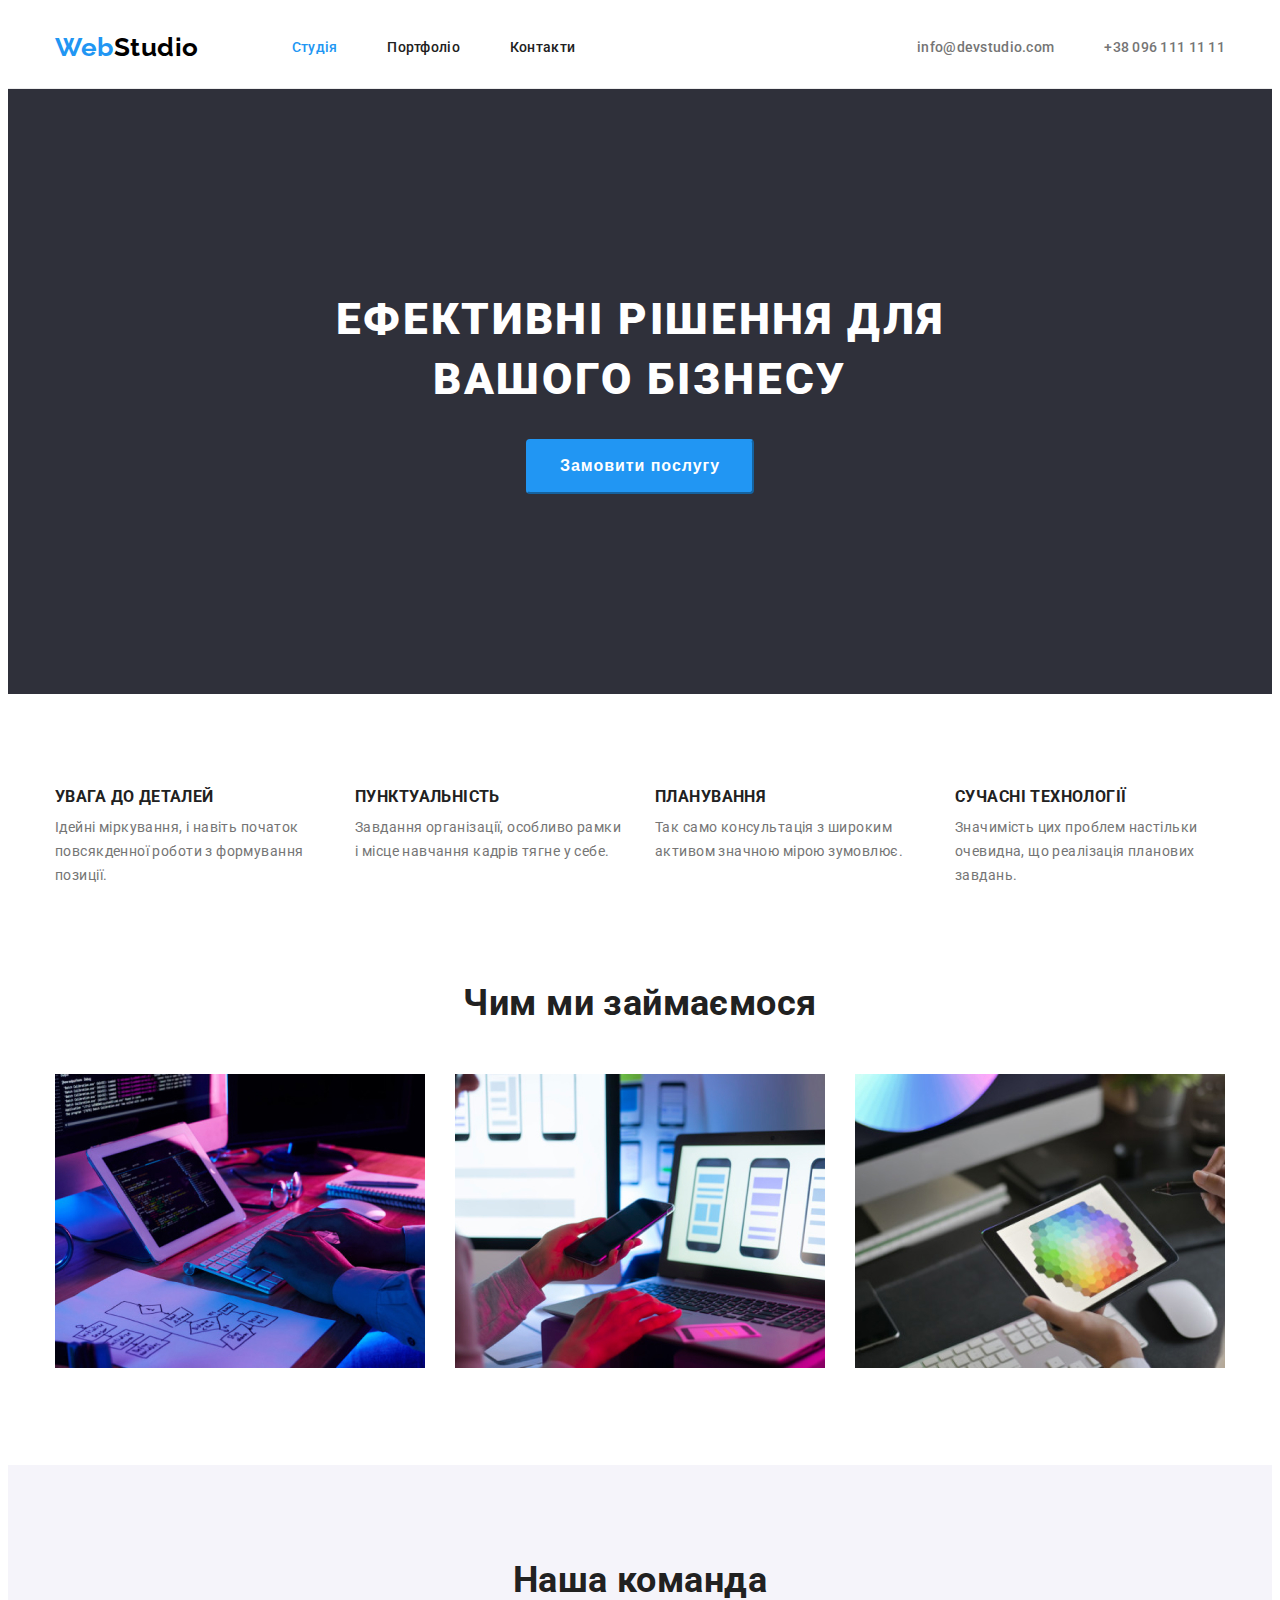
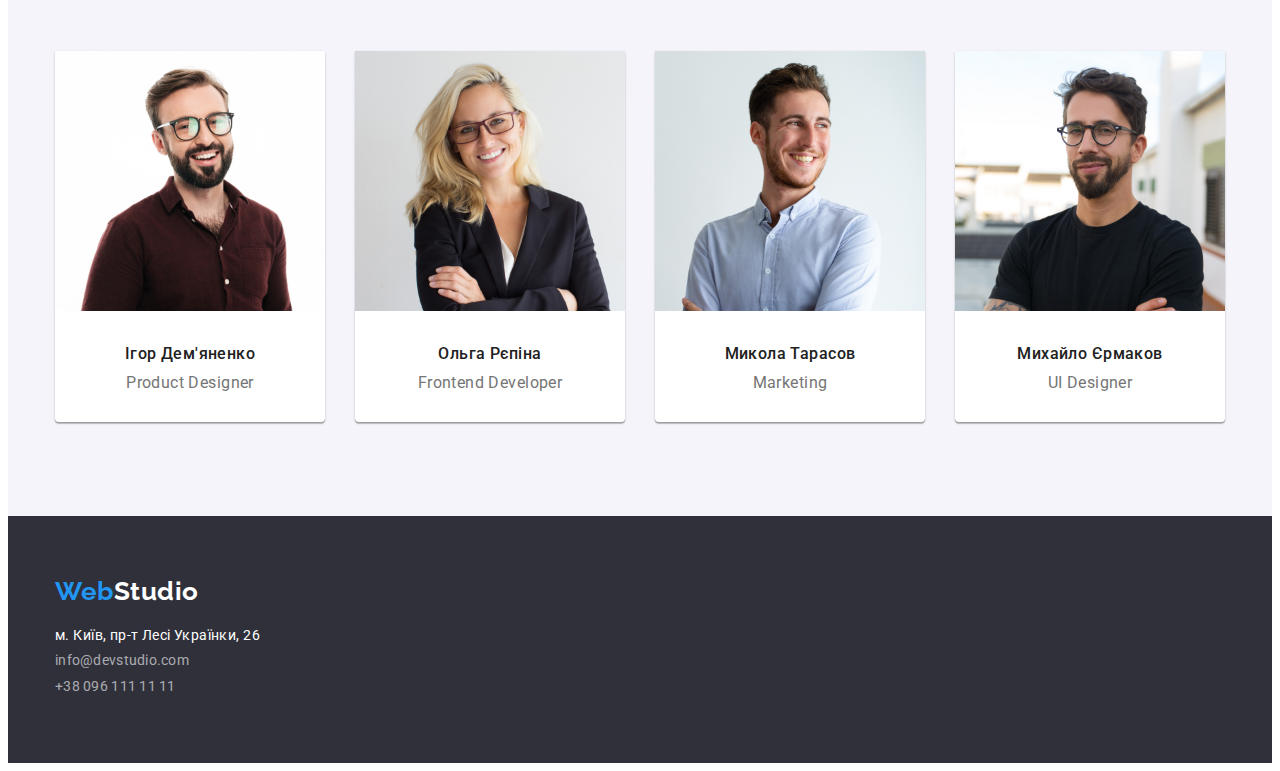
<file: index.html>
<!DOCTYPE html>
<html lang="uk">
  <head>
    <meta charset="UTF-8" />
    <meta http-equiv="X-UA-Compatible" content="IE=edge" />
    <meta name="viewport" content="width=device-width, initial-scale=1.0" />
    <title>Home page</title>
    <link rel="stylesheet" href="css/styles.css" />
  </head>
  <body>
    <header class="header">
      <div class="container header-container">
        <nav class="header-nav">
          <a class="header-logo logo" href="./index.html"
            ><span>Web</span>Studio</a
          >
          <ul class="header-nav-items">
            <li class="header-nav-item">
              <a class="header-nav-link active" href="#">Студія</a>
            </li>
            <li class="header-nav-item">
              <a class="header-nav-link" href="./portfolio.html">Портфоліо</a>
            </li>
            <li class="header-nav-item">
              <a class="header-nav-link" href="#">Контакти</a>
            </li>
          </ul>
        </nav>
        <ul class="header-contact-items">
          <li class="header-contact-item">
            <a class="header-contact-link" href="mailto:info@devstudio.com"
              >info@devstudio.com</a
            >
          </li>
          <li class="header-contact-item">
            <a class="header-contact-link" href="tel:+380961111111"
              >+38 096 111 11 11</a
            >
          </li>
        </ul>
      </div>
    </header>
    <main>
      <section class="section-banner">
        <h1 class="page-title">
          Ефективні рішення для<br />
          вашого бізнесу
        </h1>
        <button class="section-banner-btn" type="button">
          Замовити послугу
        </button>
      </section>
      <section class="section-value container">
        <h2 hidden>характеристики</h2>
        <ul class="section-value-items">
          <li class="section-value-item">
            <h3 class="section-value-title">УВАГА ДО ДЕТАЛЕЙ</h3>
            <p class="section-value-deskription">
              Ідейні міркування, і навіть початок повсякденної роботи з
              формування позиції.
            </p>
          </li>
          <li class="section-value-item">
            <h3 class="section-value-title">ПУНКТУАЛЬНІСТЬ</h3>
            <p class="section-value-deskription">
              Завдання організації, особливо рамки і місце навчання кадрів тягне
              у себе.
            </p>
          </li>
          <li class="section-value-item">
            <h3 class="section-value-title">ПЛАНУВАННЯ</h3>
            <p class="section-value-deskription">
              Так само консультація з широким активом значною мірою зумовлює.
            </p>
          </li>
          <li class="section-value-item">
            <h3 class="section-value-title">СУЧАСНІ ТЕХНОЛОГІЇ</h3>
            <p class="section-value-deskription">
              Значимість цих проблем настільки очевидна, що реалізація планових
              завдань.
            </p>
          </li>
        </ul>
      </section>
      <section class="buisineіs-section container">
        <h2 class="buisineіs-section-title section-title">Чим ми займаємося</h2>
        <ul class="buisineіs-section-items">
          <li class="buisineіs-section-item">
            <img
              src="images/home-page/img1.jpg"
              alt="image"
              width="370"
              height="294"
            />
          </li>
          <li class="buisineіs-section-item">
            <img
              src="images/home-page/img2.jpg"
              alt="image"
              width="370"
              height="294"
            />
          </li>
          <li class="buisineіs-section-item">
            <img
              src="images/home-page/img3.jpg"
              alt="image"
              width="370"
              height="294"
            />
          </li>
        </ul>
      </section>
      <section class="team-section">
        <div class="container">
          <h2 class="team-section-title section-title">Наша команда</h2>
          <ul class="team-section-items">
            <li class="team-section-item">
              <img
                src="images/home-page/img4.jpg"
                alt="photo"
                width="270"
                height="260"
              />
              <div class="team-item-info">
                <h3 class="team-item-title">Ігор Дем'яненко</h3>
                <p class="team-item-deskription">Product Designer</p>
              </div>
            </li>
            <li class="team-section-item">
              <img
                src="images/home-page/img5.jpg"
                alt="photo"
                width="270"
                height="260"
              />
              <div class="team-item-info">
                <h3 class="team-item-title">Ольга Рєпіна</h3>
                <p class="team-item-deskription">Frontend Developer</p>
              </div>
            </li>
            <li class="team-section-item">
              <img
                src="images/home-page/img6.jpg"
                alt="photo"
                width="270"
                height="260"
              />
              <div class="team-item-info">
                <h3 class="team-item-title">Микола Тарасов</h3>
                <p class="team-item-deskription">Marketing</p>
              </div>
            </li>
            <li class="team-section-item">
              <img
                src="images/home-page/img7.jpg"
                alt="photo"
                width="270"
                height="260"
              />
              <div class="team-item-info">
                <h3 class="team-item-title">Михайло Єрмаков</h3>
                <p class="team-item-deskription">UI Designer</p>
              </div>
            </li>
          </ul>
        </div>
      </section>
    </main>
    <footer class="footer">
      <div class="container">
        <a class="footer-logo logo" href="./index.html"
          ><span>Web</span>Studio</a
        >
        <address class="footer-address">
          <ul class="footer-address-items">
            <li class="footer-address-item deskription">
              м. Київ, пр-т Лесі Українки, 26
            </li>
            <li class="footer-address-item">
              <a class="footer-address-link" href="mailto:info@devstudio.com"
                >info@devstudio.com</a
              >
            </li>
            <li class="footer-address-item">
              <a class="footer-address-link" href="tel:+380691111111"
                >+38 096 111 11 11</a
              >
            </li>
          </ul>
        </address>
      </div>
    </footer>
  </body>
</html>
</file>
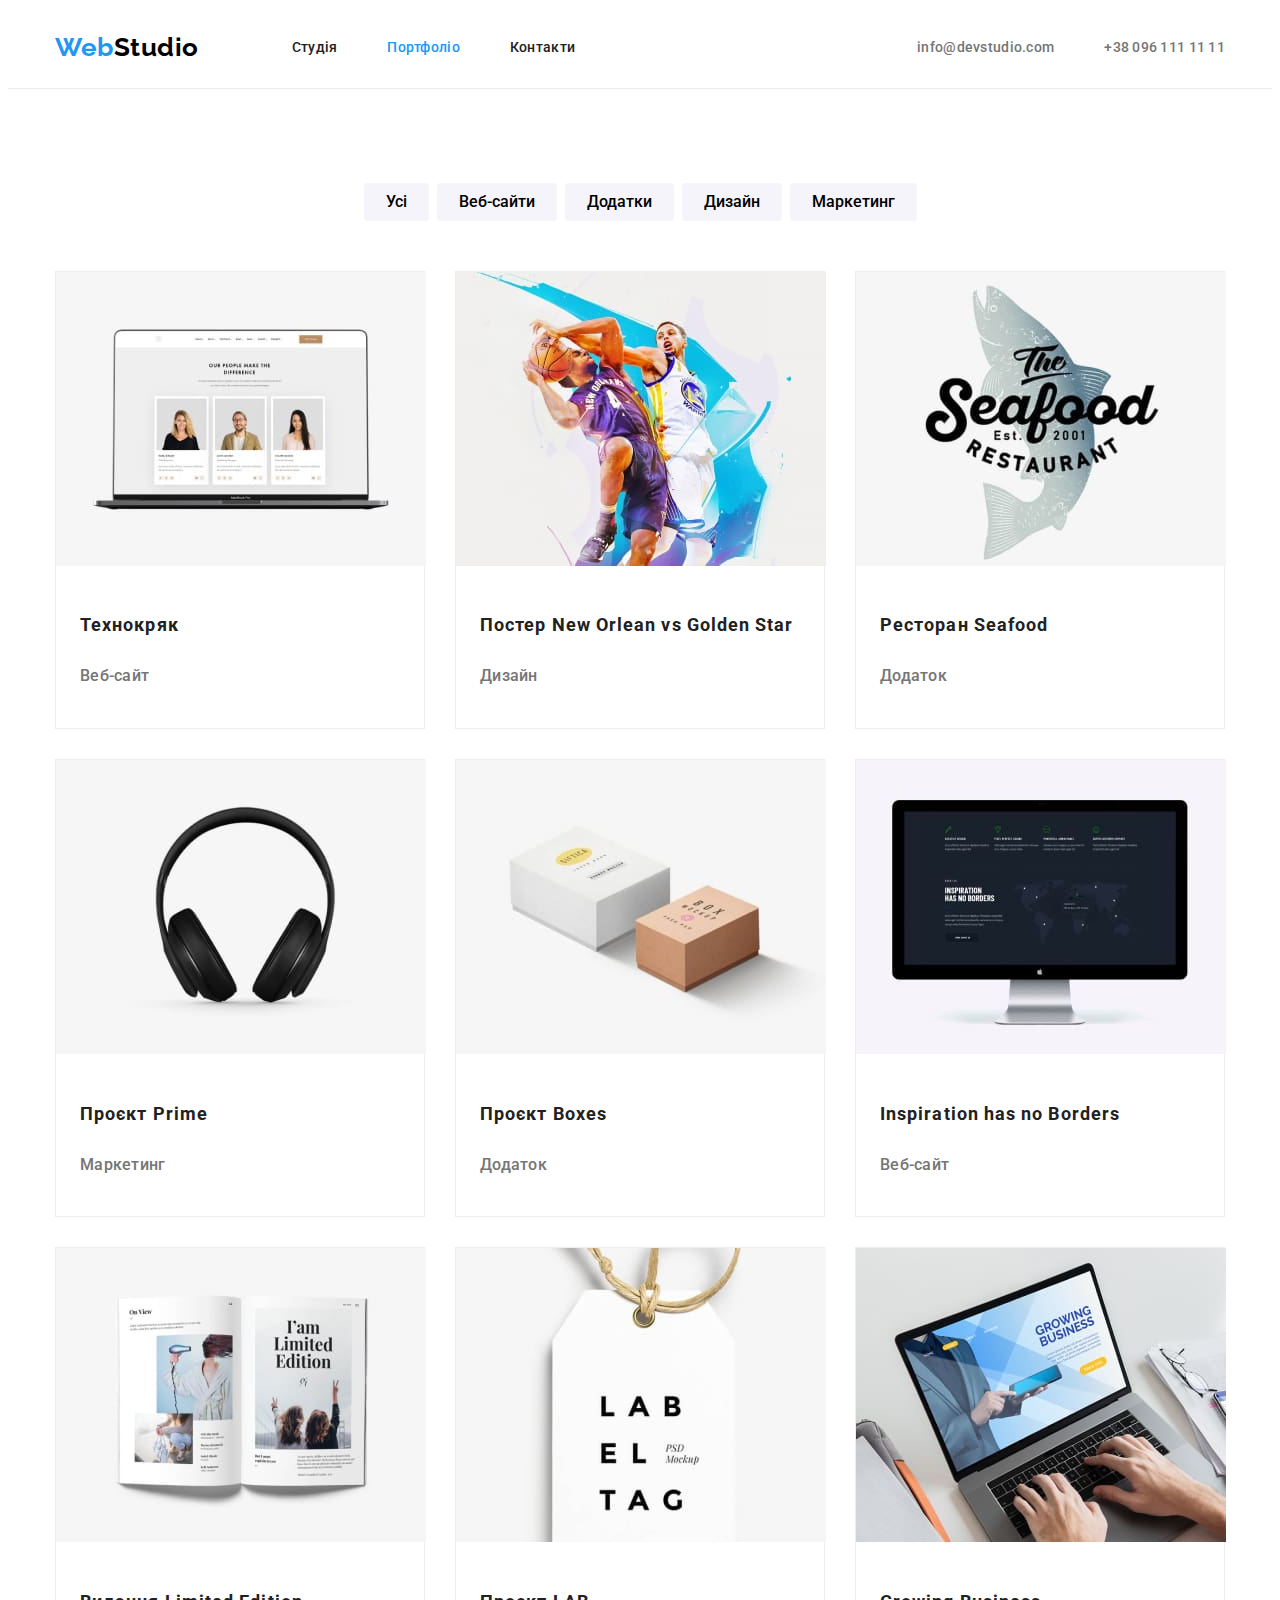
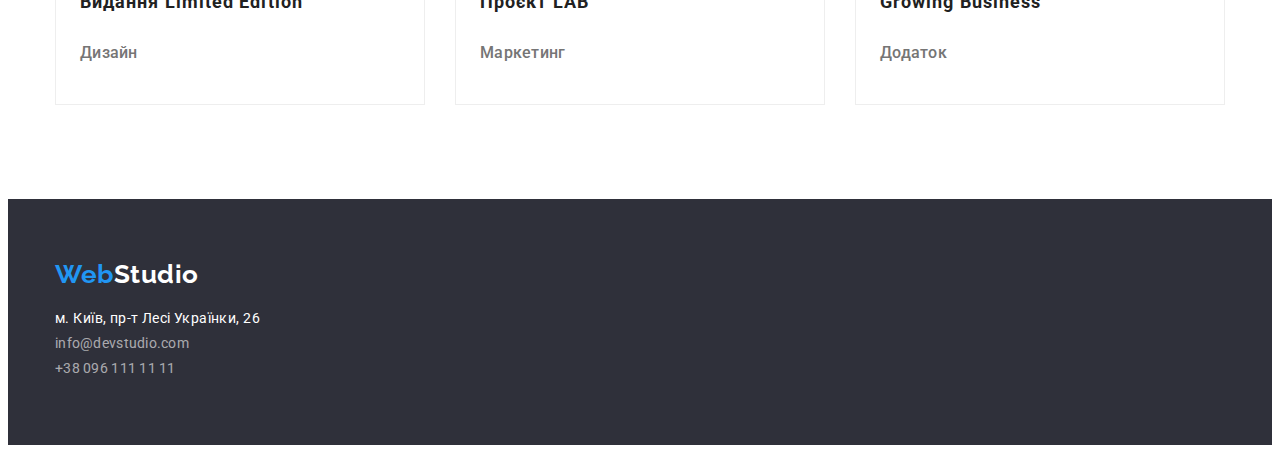
<file: portfolio.html>
<!DOCTYPE html>
<html lang="uk">
  <head>
    <meta charset="UTF-8" />
    <meta http-equiv="X-UA-Compatible" content="IE=edge" />
    <meta name="viewport" content="width=device-width, initial-scale=1.0" />
    <title>Portfolio</title>
    <link rel="stylesheet" href="css/styles.css" />
  </head>
  <body>
    <header class="header">
      <div class="container header-container">
        <nav class="header-nav">
          <a class="header-logo logo" href="./index.html"
            ><span>Web</span>Studio</a
          >
          <ul class="header-nav-items">
            <li class="header-nav-item">
              <a class="header-nav-link" href="./index.html">Студія</a>
            </li>
            <li class="header-nav-item">
              <a class="header-nav-link active" href="#">Портфоліо</a>
            </li>
            <li class="header-nav-item">
              <a class="header-nav-link" href="#">Контакти</a>
            </li>
          </ul>
        </nav>
        <ul class="header-contact-items">
          <li class="header-contact-item">
            <a class="header-contact-link" href="mailto:info@devstudio.com"
              >info@devstudio.com</a
            >
          </li>
          <li class="header-contact-item">
            <a class="header-contact-link" href="tel:+380961111111"
              >+38 096 111 11 11</a
            >
          </li>
        </ul>
      </div>
    </header>
    <main>
      <section class="project container">
        <ul class="project-button-items">
          <li class="project-button-item">
            <button class="project-button-action" type="button">Усі</button>
          </li>
          <li class="project-button-item">
            <button class="project-button-action" type="button">
              Веб-сайти
            </button>
          </li>
          <li class="project-button-item">
            <button class="project-button-action" type="button">Додатки</button>
          </li>
          <li class="project-button-item">
            <button class="project-button-action" type="button">Дизайн</button>
          </li>
          <li class="project-button-item">
            <button class="project-button-action" type="button">
              Маркетинг
            </button>
          </li>
        </ul>
        <h2 hidden>projects</h2>
        <ul class="project-section-items">
          <li class="project-section-item">
            <a>
              <img
                class="project-section-img"
                src="images/portfolio/img-1.jpg"
                alt="image"
              />
              <div class="project-section-info">
                <h3 class="project-section-title">Технокряк</h3>
                <p class="project-section-subtitle">Веб-сайт</p>
              </div>
            </a>
          </li>
          <li class="project-section-item">
            <a>
              <img
                class="project-section-img"
                src="images/portfolio/img-2.jpg"
                alt="image"
              />
              <div class="project-section-info">
                <h3 class="project-section-title">
                  Постер New Orlean vs Golden Star
                </h3>
                <p class="project-section-subtitle">Дизайн</p>
              </div>
            </a>
          </li>
          <li class="project-section-item">
            <a>
              <img
                class="project-section-img"
                src="images/portfolio/img-3.jpg"
                alt="image"
              />
              <div class="project-section-info">
                <h3 class="project-section-title">Ресторан Seafood</h3>
                <p class="project-section-subtitle">Додаток</p>
              </div>
            </a>
          </li>
          <li class="project-section-item">
            <a>
              <img
                class="project-section-img"
                src="images/portfolio/img-4.jpg"
                alt="image"
              />
              <div class="project-section-info">
                <h3 class="project-section-title">Проєкт Prime</h3>
                <p class="project-section-subtitle">Маркетинг</p>
              </div>
            </a>
          </li>
          <li class="project-section-item">
            <a>
              <img
                class="project-section-img"
                src="images/portfolio/img-5.jpg"
                alt="image"
              />
              <div class="project-section-info">
                <h3 class="project-section-title">Проєкт Boxes</h3>
                <p class="project-section-subtitle">Додаток</p>
              </div>
            </a>
          </li>
          <li class="project-section-item">
            <a>
              <img
                class="project-section-img"
                src="images/portfolio/img-6.jpg"
                alt="image"
              />
              <div class="project-section-info">
                <h3 class="project-section-title">
                  Inspiration has no Borders
                </h3>
                <p class="project-section-subtitle">Веб-сайт</p>
              </div>
            </a>
          </li>
          <li class="project-section-item">
            <a>
              <img
                class="project-section-img"
                src="images/portfolio/img-7.jpg"
                alt="image"
              />
              <div class="project-section-info">
                <h3 class="project-section-title">Видання Limited Edition</h3>
                <p class="project-section-subtitle">Дизайн</p>
              </div>
            </a>
          </li>
          <li class="project-section-item">
            <a>
              <img
                class="project-section-img"
                src="images/portfolio/img-8.jpg"
                alt="image"
              />
              <div class="project-section-info">
                <h3 class="project-section-title">Проєкт LAB</h3>
                <p class="project-section-subtitle">Маркетинг</p>
              </div>
            </a>
          </li>
          <li class="project-section-item">
            <a>
              <img
                class="project-section-img"
                src="images/portfolio/img-9.jpg"
                alt="image"
              />
              <div class="project-section-info">
                <h3 class="project-section-title">Growing Business</h3>
                <p class="project-section-subtitle">Додаток</p>
              </div>
            </a>
          </li>
        </ul>
      </section>
    </main>
    <footer class="footer">
      <div class="container">
        <a class="footer-logo logo" href="./index.html"
          ><span>Web</span>Studio</a
        >
        <address class="footer-address">
          <ul class="footer-address-items">
            <li class="footer-address-item deskription">
              м. Київ, пр-т Лесі Українки, 26
            </li>
            <li class="footer-address-item">
              <a class="footer-address-link" href="mailto:info@devstudio.com"
                >info@devstudio.com</a
              >
            </li>
            <li class="footer-address-item">
              <a class="footer-address-link" href="tel:+380691111111"
                >+38 096 111 11 11</a
              >
            </li>
          </ul>
        </address>
      </div>
    </footer>
  </body>
</html>
</file>
<file: css/styles.css>
@import url("https://fonts.googleapis.com/css2?family=Raleway:wght@700&family=Roboto:wght@400;500;700;900&display=swap");

:root {
  --color-mine-shaft: #212121;
  --color-dodger-blue: #2196f3;
  --color-white: #ffffff;
  --color-tuna: #2f303a;
  --color-black: #000000;
  --color-boulder: #757575;
  --color-white-transperent: rgba(255, 255, 255, 0.6);
  --color-wild-sand: #f5f5f5;
  --color-whisper: #f5f4fa;
  --color-black-transparent: rgba(0, 0, 0, 0.15);
  --color-gallery: #eeeeee;
}

body {
  font-family: "Roboto", sans-serif;
  color: var(--color-mine-shaft);
  letter-spacing: 0.03em;
  font-size: 14px;
}

a {
  text-decoration: none;
  color: var(--color-mine-shaft);
  font-weight: 500;
  line-height: 1.14;
  letter-spacing: 0.02em;
}

a.active {
  color: var(--color-dodger-blue);
}

a:hover,
a:focus {
  color: var(--color-dodger-blue);
}

ul {
  padding: 0;
  margin: 0;
}

li {
  list-style-type: none;
}

.container {
  max-width: 1200px;
  box-sizing: border-box;
  padding: 0 15px;
  margin: 0 auto;
}

.logo {
  font-weight: 700;
  font-size: 26px;
  line-height: 1.19;
  font-family: "Raleway", sans-serif;
}

.logo span {
  color: var(--color-dodger-blue);
}

.logo.header-logo {
  color: var(--color-black);
  display: block;
  margin-right: 93px;
}

address {
  font-style: normal;
}

.header-contact-link {
  color: var(--color-boulder);
}

.section-banner {
  background-color: var(--color-tuna);
  text-align: center;
  padding: 200px 0;
}

.page-title {
  font-weight: 900;
  font-size: 44px;
  line-height: 1.37;
  text-align: center;
  letter-spacing: 0.06em;
  text-transform: uppercase;
  color: var(--color-white);
  margin: 0 0 30px;
}

.section-banner-btn {
  font-weight: 700;
  font-size: 16px;
  line-height: 1.88;
  text-align: center;
  letter-spacing: 0.06em;
  color: var(--color-white);
  background: var(--color-dodger-blue);
  border-radius: 4px;
  border-color: var(--color-dodger-blue);
  padding: 10px 32px;
}

.section-value-title {
  line-height: 1.14;
  text-transform: uppercase;
  color: var(--color-mine-shaft);
  margin: 0 0 10px;
}

.section-value-deskription {
  line-height: 1.71;
  color: var(--color-boulder);
  margin: 0;
}

.buisineіs-section-title {
  font-weight: 700;
  font-size: 36px;
  line-height: 1.17;
  text-align: center;
}

.team-section-title {
  font-weight: 700;
  font-size: 36px;
  line-height: 1.17;
  text-align: center;
}

.team-section {
  background: var(--color-whisper);
  padding: 94px 0;
}

.team-item-title {
  font-weight: 500;
  font-size: 16px;
  line-height: 1.19;
  text-align: center;
  margin: 0 0 10px;
}

.team-item-deskription {
  font-size: 16px;
  line-height: 1.19;
  text-align: center;
  color: var(--color-boulder);
  margin: 0;
}

.logo.footer-logo {
  color: var(--color-white);
  margin-bottom: 20px;
  display: inline-block;
}

.deskription.footer-address-item {
  color: var(--color-white);
}

.footer-address-item {
  margin-bottom: 9px;
}

.footer-address-link {
  font-weight: 400;
  line-height: 1.17;
  color: var(--color-white-transperent);
}

.footer {
  background-color: var(--color-tuna);
}

/*---PORTFOLIO---*/

.project-button-action {
  font-weight: 500;
  font-size: 16px;
  line-height: 1.6;
  text-align: center;
  background: var(--color-whisper);
  border-radius: 4px;
  border: none;
}

.project-button-action:hover,
.project-button-action:focus {
  color: var(--color-white);
  background: var(--color-dodger-blue);
  box-shadow: 0px 3px 1px rgba(0, 0, 0, 0.1), 0px 1px 2px rgba(0, 0, 0, 0.08),
    0px 2px 2px rgba(0, 0, 0, 0.12);
}

.project-section-title {
  color: var(--color-mine-shaft);
  font-weight: 700;
  font-size: 18px;
  line-height: 2;
  letter-spacing: 0.06em;
}

.project-section-subtitle {
  font-size: 16px;
  line-height: 1.88;
  color: var(--color-boulder);
}

.project-section-info {
  padding: 20px 24px;
}

/*--Завдання 3 header--*/

.header-contacts-link {
  line-height: 1.7;
  letter-spacing: 0.03em;
  color: var(--color-boulder);
}

.header {
  padding: 24px 0 25px;
  border-bottom: 1px solid #ececec;
}

.header-container,
.header-nav,
.header-nav-items,
.header-contact-items {
  display: flex;
}

.header-nav-items,
.header-container {
  align-items: center;
}

.header-nav {
  margin-right: auto;
}

.header-nav-item:not(:last-child),
.header-contact-item:not(:last-child) {
  margin-right: 50px;
}

.footer {
  padding: 60px 0;
}

.section-value-item {
  width: calc((100% - 90px) / 4);
}

.section-value-items {
  display: flex;
  padding: 94px 0;
}

.section-value-item:not(:last-child) {
  margin-right: 30px;
}

.section-title {
  margin: 0 0 50px;
}

.buisineіs-section-items {
  display: flex;
  padding-bottom: 94px;
}

.buisineіs-section-item {
  width: calc((100% - 60) / 3);
}

.buisineіs-section-item:not(:last-child) {
  margin-right: 30px;
}

.team-section-item {
  background: var(--color-white);
  box-shadow: 0px 1px 3px rgba(0, 0, 0, 0.12), 0px 1px 1px rgba(0, 0, 0, 0.14),
    0px 2px 1px rgba(0, 0, 0, 0.2);
  border-radius: 0px 0px 4px 4px;
  width: calc((100% - 90px) / 4);
}

.team-section-item:not(:last-child) {
  margin-right: 30px;
}

.team-section-items {
  display: flex;
}

.team-item-info {
  padding: 30px 0;
}

/*--Завдання три портфоліо--*/
.project {
  padding: 94px 15px;
}

.project-button-items {
  display: flex;
  justify-content: center;
  margin: 0 0 50px;
}

.project-button-item:not(:last-child) {
  margin-right: 8px;
}

.project-button-action {
  font-family: "Roboto", sans-serif;
  padding: 6px 22px;
}

.btn {
  padding: 6px 25px;
}

.project-section-items {
  display: flex;
  flex-wrap: wrap;
}

.project-section-item:not(:nth-child(3n + 3)) {
  margin-right: 30px;
}

.project-section-item:not(:nth-last-child(-n + 3)) {
  margin-bottom: 30px;
}

.project-section-item {
  width: calc((100% - 60px) / 3);
  border: 1px solid var(--color-gallery);
  box-sizing: border-box;
}
</file>
